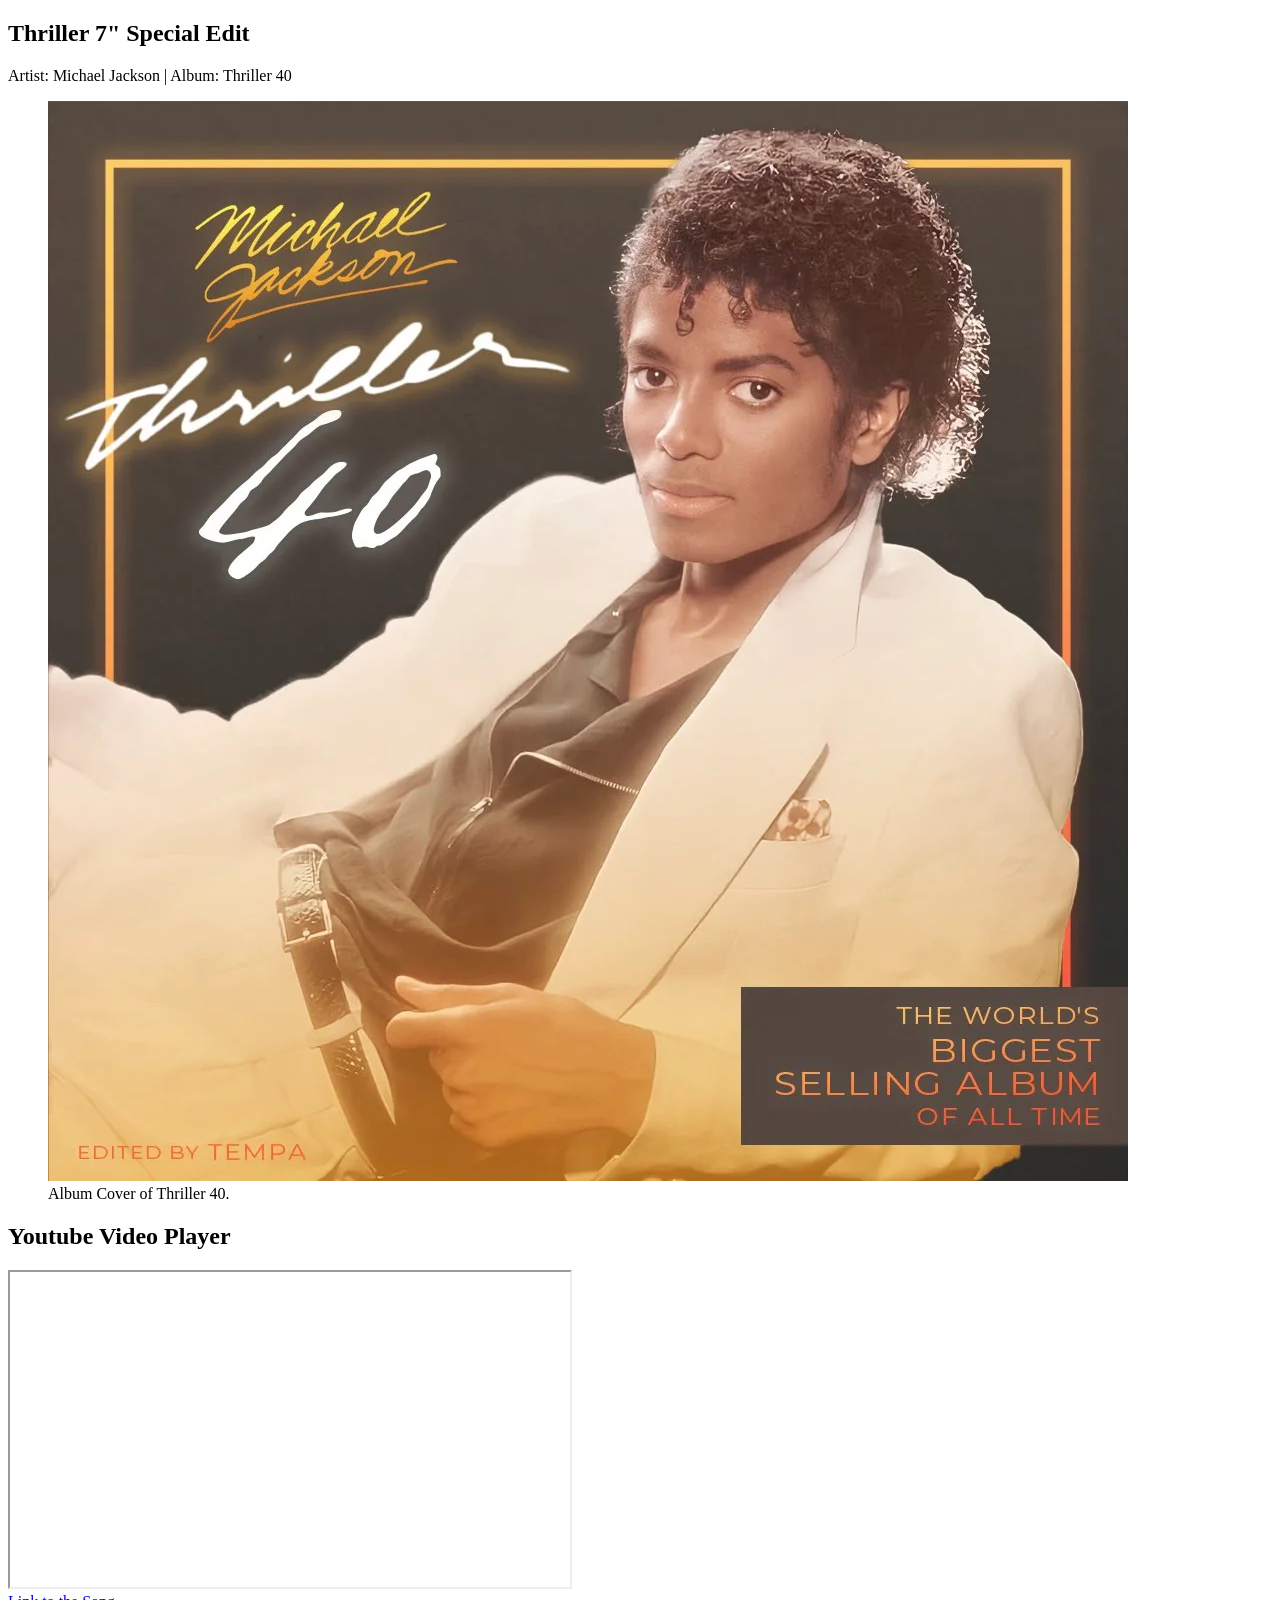
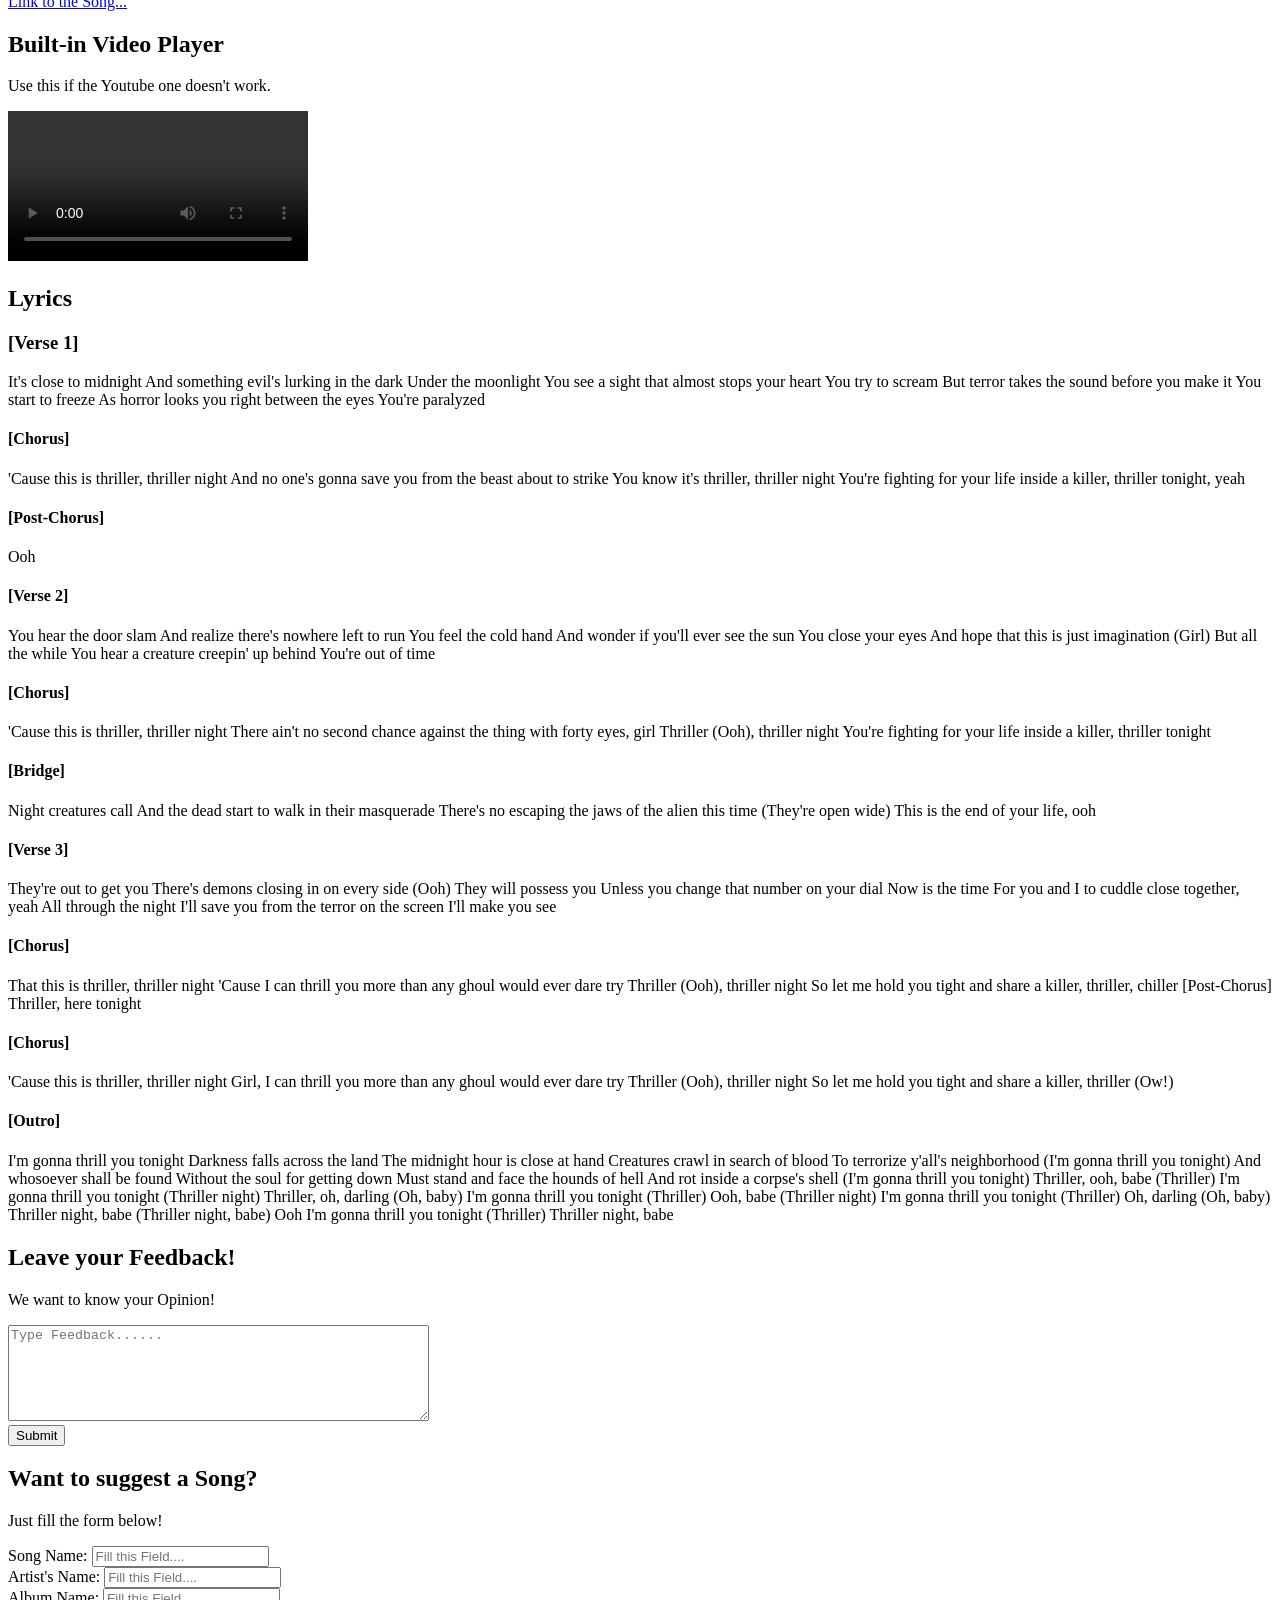
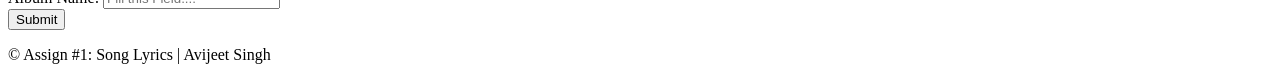
<file: Assign #1/index.html>
<!DOCTYPE html>

<!--lang="en" means language=english-->
<html lang="en">

    <head>
        <!--meta is basically like settings of the html page-->
        <meta charset="utf-8">
        <meta name="viewport" content="width=device-width, initial-scale=1">
        <!--title is the title u will see on the tab window or in a search engine query-->
        <title>Assign #1: Song Lyrics</title>
        <!--description is shown below the title in a search engine-->
        <meta name="description" content="This is assignment 1 for the course COMP 1002">
        <!--"nofollow, noindex" disables this html to be searched by a search engine.-->
        <meta name="robots" content="nofollow, noindex">
    </head>

    <!--Body contains Content of the Page.-->

    <body>

        <!--Top part of the page is called <header>. Has the Song Name, Artist Name, Album Name and Album Cover.-->
        <header>

            <section>
                <!--Song Name-->
                <h1>Thriller 7" Special Edit</h1>
                <!--Artist and Album Names (rip michael jackson)-->
                <p>Artist: Michael Jackson | Album: Thriller 40</p>
            
            <!--Album Cover-->
            
                <figure>

                    <!--alt is shown if the image is not displayed-->
                    <img src="albumCover.webp" alt="Thriller 40 Album Cover...">

                    <figcaption>Album Cover of Thriller 40.</figcaption>

                </figure>

            </section>
        </header>

        <!--Main content of the page. Contains Video player, Lyrics and a Feedback form-->
        <main>
            <!--Youtube video iframe-->
            
            <section>
                <h2>Youtube Video Player</h2>

                <iframe width="560" height="315" src="https://www.youtube.com/embed/0JFbiCg-8n4?si=zk0cOn9gbbMkVCXK" title="YouTube video player" allow="accelerometer; autoplay; clipboard-write; encrypted-media; gyroscope; picture-in-picture; web-share" referrerpolicy="strict-origin-when-cross-origin" allowfullscreen></iframe>
                <br>

            <!--Link to the song-->
            
                <a href="https://youtu.be/0JFbiCg-8n4">Link to the Song...</a>
            </section>

            <!--Built in Video Player for the Song-->
            
            <section>
                <h2>Built-in Video Player</h2>
                <p>Use this if the Youtube one doesn't work.</p>

                <video controls>
                    <source src="song.mp4" type="video/mp4">
                </video>

            </section>

            <!--Lyrics for the song-->
            <section>
                <h2>Lyrics</h2>
                <!--<h3>-<h4> gives the heading for the part of the song while <p> gives the actual lyrics.-->
                <h3>[Verse 1]</h3>
                <p>
                    It's close to midnight
                    And something evil's lurking in the dark
                    Under the moonlight
                    You see a sight that almost stops your heart
                    You try to scream
                    But terror takes the sound before you make it
                    You start to freeze
                    As horror looks you right between the eyes
                    You're paralyzed
                </p>

                
                <h4>[Chorus]</h4>
                <p>
                    'Cause this is thriller, thriller night
                    And no one's gonna save you from the beast about to strike
                    You know it's thriller, thriller night
                    You're fighting for your life inside a killer, thriller tonight, yeah
                </p>

                
                    
                <h4>[Post-Chorus]</h4>
                <p>
                    Ooh
                </p>

                
                <h4>[Verse 2]</h4>
                <p>
                    You hear the door slam
                    And realize therе's nowhere left to run
                    You feel thе cold hand
                    And wonder if you'll ever see the sun
                    You close your eyes
                    And hope that this is just imagination (Girl)
                    But all the while
                    You hear a creature creepin' up behind
                    You're out of time
                </p>

                
                <h4>[Chorus]</h4>
                <p>
                    'Cause this is thriller, thriller night
                    There ain't no second chance against the thing with forty eyes, girl
                    Thriller (Ooh), thriller night
                    You're fighting for your life inside a killer, thriller tonight
                </p>

                
                <h4>[Bridge]</h4>
                <p>
                    Night creatures call
                    And the dead start to walk in their masquerade
                    There's no escaping the jaws of the alien this time
                    (They're open wide) This is the end of your life, ooh
                </p>

                
                <h4>[Verse 3]</h4>
                <p>
                    They're out to get you
                    There's demons closing in on every side (Ooh)
                    They will possess you
                    Unless you change that number on your dial
                    Now is the time
                    For you and I to cuddle close together, yeah
                    All through the night
                    I'll save you from the terror on the screen
                    I'll make you see
                </p>
                
                   
                <h4>[Chorus]</h4>
                <p>
                    That this is thriller, thriller night
                    'Cause I can thrill you more than any ghoul would ever dare try
                    Thriller (Ooh), thriller night
                    So let me hold you tight and share a killer, thriller, chiller
                    [Post-Chorus]
                    Thriller, here tonight
                </p>

                
                <h4>[Chorus]</h4>
                <p>
                    'Cause this is thriller, thriller night
                    Girl, I can thrill you more than any ghoul would ever dare try
                    Thriller (Ooh), thriller night
                    So let me hold you tight and share a killer, thriller (Ow!)
                </p>

                
                <h4>[Outro]</h4>
                <p>
                    I'm gonna thrill you tonight
                    Darkness falls across the land
                    The midnight hour is close at hand
                    Creatures crawl in search of blood
                    To terrorize y'all's neighborhood (I'm gonna thrill you tonight)
                    And whosoever shall be found
                    Without the soul for getting down
                    Must stand and face the hounds of hell
                    And rot inside a corpse's shell (I'm gonna thrill you tonight)
                    Thriller, ooh, babe (Thriller)
                    I'm gonna thrill you tonight (Thriller night)
                    Thriller, oh, darling (Oh, baby)
                    I'm gonna thrill you tonight (Thriller)
                    Ooh, babe (Thriller night)
                    I'm gonna thrill you tonight (Thriller)
                    Oh, darling (Oh, baby)
                    Thriller night, babe (Thriller night, babe)
                    Ooh
                    I'm gonna thrill you tonight (Thriller)
                    Thriller night, babe
                </p>
            </section>

            <!--Feedback Section's Code-->
            <section>
                <h2>Leave your Feedback!</h2>
                <p>We want to know your Opinion!</p>

                <!--<form> takes input from the user.-->
                <form action="#" method="post">

                    <!--<textarea> is like <input type="text"> but is used for multi line texts like comments or feedback.-->
                    <textarea placeholder="Type Feedback......" rows="6" cols="50"></textarea>
                    <!--used <br> so that the button is in the next line-->
                    <br>
                    <button type="submit">Submit</button>

                </form>

            </section>

            <!--Song Suggestion-->
            <section>
                <h2>Want to suggest a Song?</h2>
                <p>Just fill the form below!</p>

                <form action="#" method="post">
                    
                    <!--<label> is similar to a heading but mainly for form items like <input type="text">-->
                    <label>Song Name:</label>
                    <!--<br> used for the same reason as before, that the input field goes to the next line-->  
                    <input type="text" placeholder="Fill this Field...."><br>

                    <label>Artist's Name:</label>
                    <input type="text" placeholder="Fill this Field...."><br>

                    <label>Album Name:</label>
                    <input type="text" placeholder="Fill this Field...."><br>

                    <button type="submit">Submit</button>

                </form>
            </section>

        </main>

        <!--footer contains the boring stuff like copyright-->
        <footer>
            <!--&copy prints the copyright symbol-->
            <p>&copy; Assign #1: Song Lyrics | Avijeet Singh</p>
        </footer>

    </body>

</html>
</file>
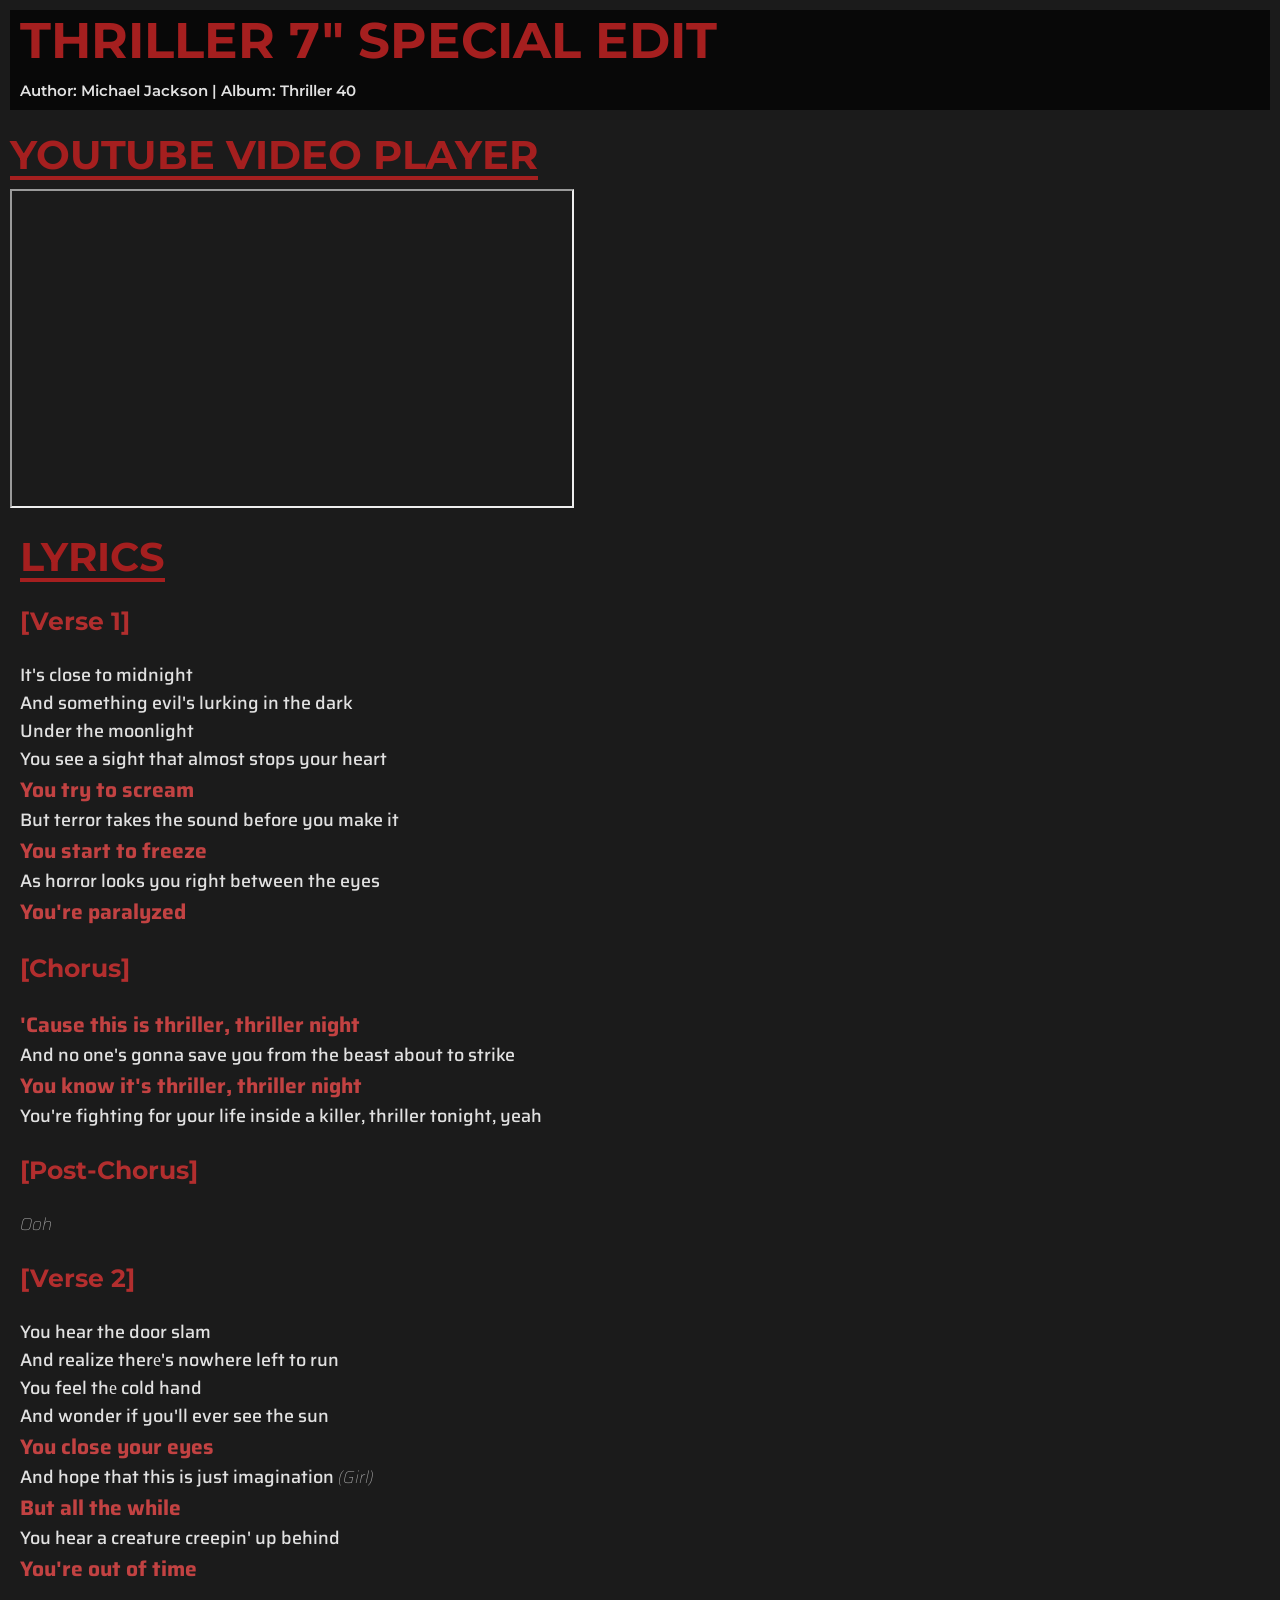
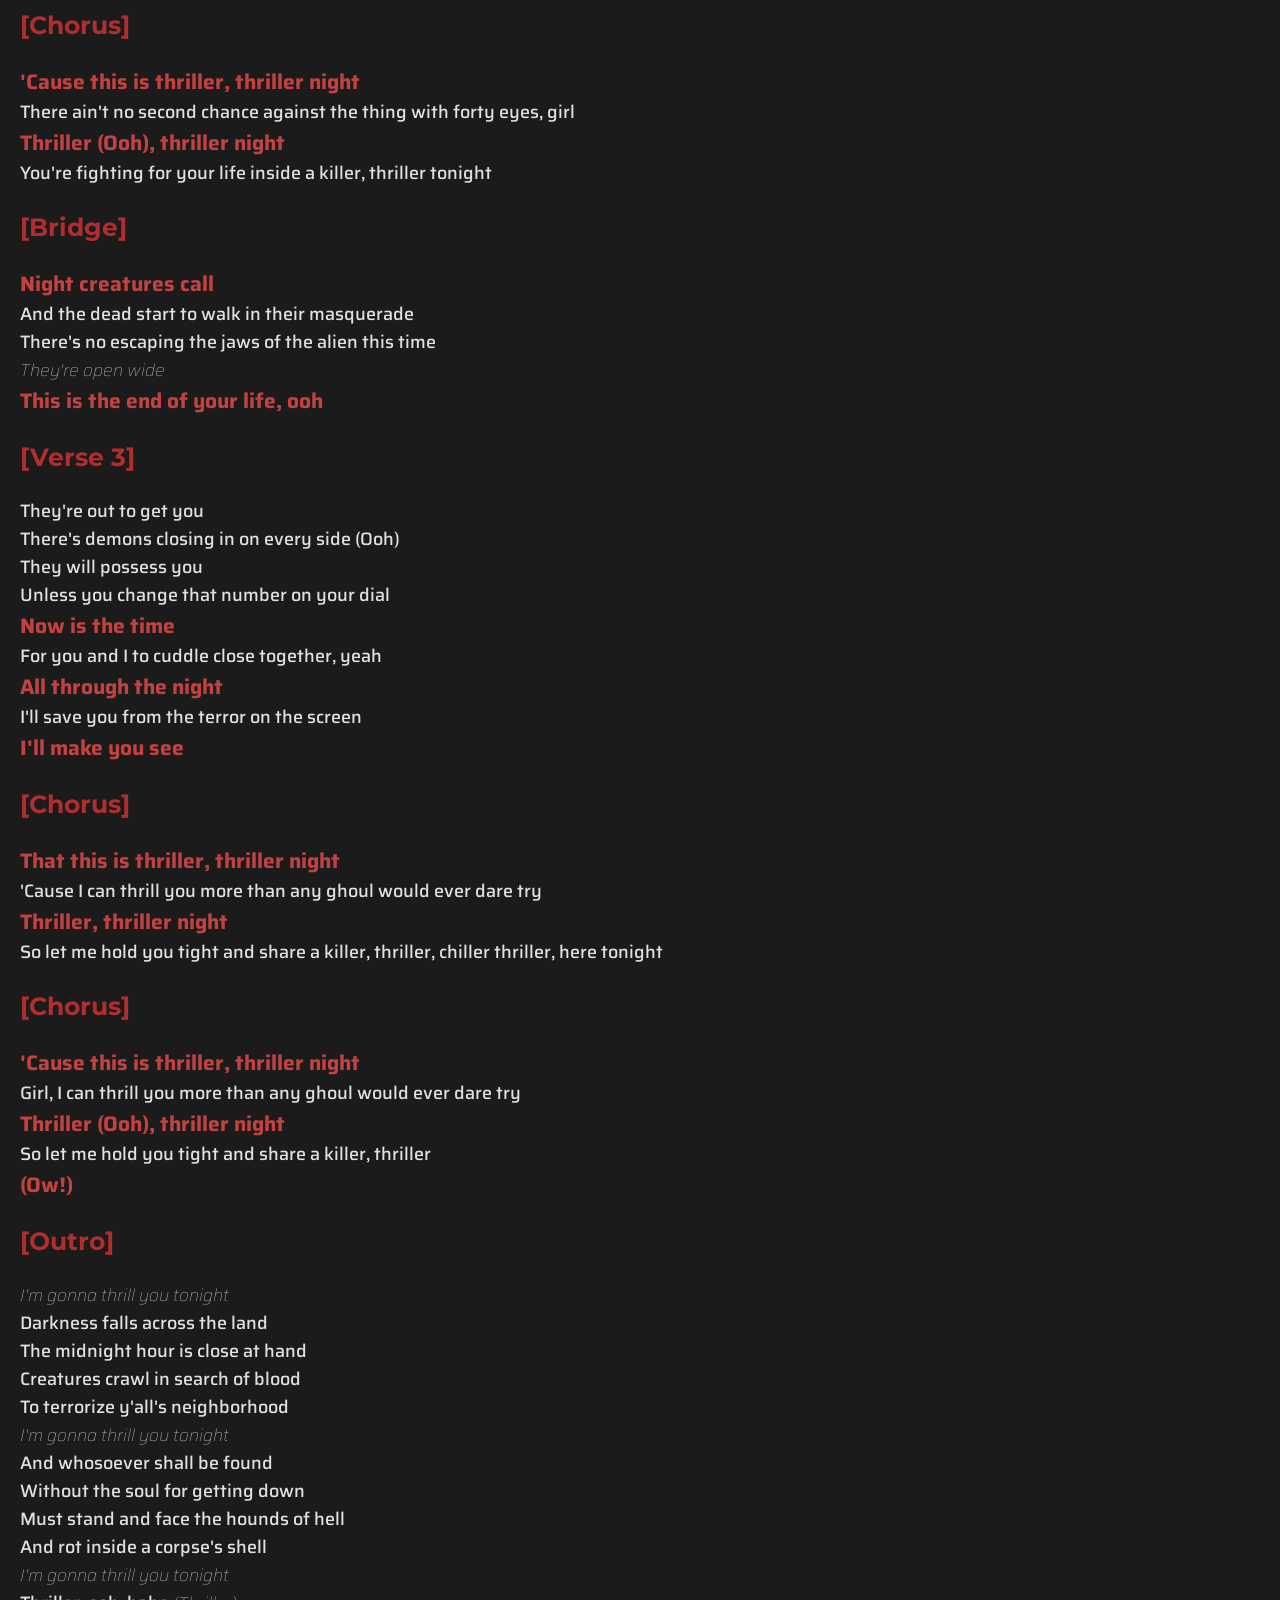
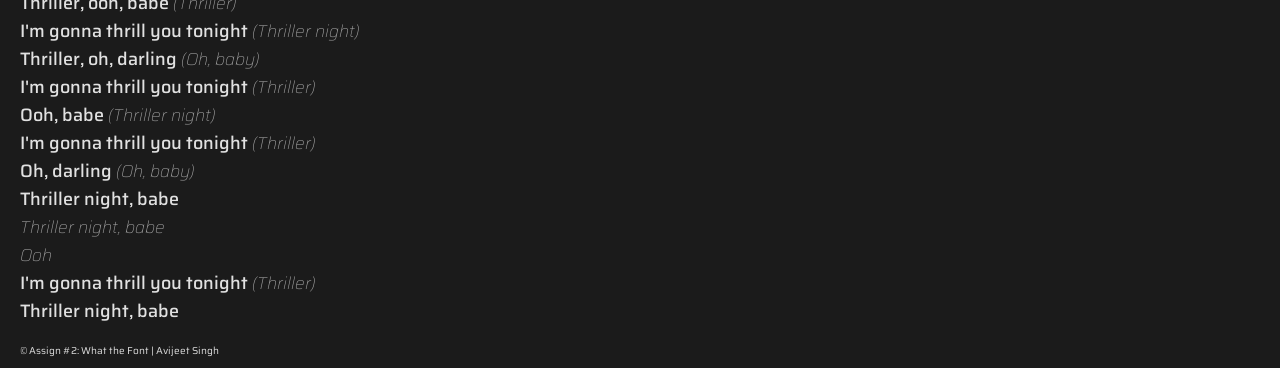
<file: Assign #2/index.html>
<!DOCTYPE html>

<html lang="en">
    <head>
        <!--robots here make the page undiscoverable by a search engine-->
        <meta charset="utf-8">
        <meta name="viewport" content="width=device-width, initial-scale=1">
        <meta name="description" content="WIP">
        <title>Assignment #2: What the Font?</title>
        <meta name="robots" content="nofollow, noindex">
        <link rel="stylesheet" href="css/style.css">
    </head>

    <body>
        <header>
            <section>
                <!--head title of the page.-->
                <div>
                    <h1>THRILLER 7" SPECIAL EDIT</h1>
                </div>
                <!--sub title below the head title.-->
                <div>
                    <p>Author: Michael Jackson | Album: Thriller 40</p>
                </div>

            </section>
        </header>

        <main>
            <section>
                <!--iframe from youtube-->
                <h2>YOUTUBE VIDEO PLAYER</h2>
                <div>
                    <iframe width="560" height="315" src="https://www.youtube.com/embed/0JFbiCg-8n4?si=zk0cOn9gbbMkVCXK" title="YouTube video player" allow="accelerometer; autoplay; clipboard-write; encrypted-media; gyroscope; picture-in-picture; web-share" referrerpolicy="strict-origin-when-cross-origin" allowfullscreen></iframe>
                </div>
            </section>

            <!--the actual lyrics-->
            <section>
                <div>
                    <h2>LYRICS</h2>
                </div>

                <div>
                    <!--span is used to use classes-->
                    <h3>[Verse 1]</h3>
                    <!--bold is... bold, red and slightly bigger, while muted is thiner, grey and smaller.-->
                    <p>
                        It's close to midnight<br>
                        And something evil's lurking in the dark<br>
                        Under the moonlight<br>
                        You see a sight that almost stops your heart<br>
                        <span class="bold">You try to scream</span><br>
                        But terror takes the sound before you make it<br>
                        <span class="bold">You start to freeze</span><br>
                        As horror looks you right between the eyes<br>
                        <span class="bold">You're paralyzed</span>
                    </p>
                </div>

                <div>
                    <h3>[Chorus]</h3>
                    <p>
                        <span class="bold">'Cause this is thriller, thriller night</span><br>
                        And no one's gonna save you from the beast about to strike<br>
                        <span class="bold">You know it's thriller, thriller night</span><br>
                        You're fighting for your life inside a killer, thriller tonight, yeah
                    </p>
                </div>

                <div>
                    <h3>[Post-Chorus]</h3>
                    <p><span class="muted">Ooh</span></p>
                </div>

                <div>
                    <h3>[Verse 2]</h3>
                    <p>
                        You hear the door slam<br>
                        And realize therе's nowhere left to run<br>
                        You feel thе cold hand<br>
                        And wonder if you'll ever see the sun<br>
                        <span class="bold">You close your eyes</span><br>
                        And hope that this is just imagination
                        <span class="muted"> (Girl)</span><br>
                        <span class="bold">But all the while</span><br>
                        You hear a creature creepin' up behind<br>
                        <span class="bold">You're out of time</span>
                    </p>
                </div>

                <div>
                    <h3>[Chorus]</h3>
                    <p>
                        <span class="bold">'Cause this is thriller, thriller night</span><br>
                        There ain't no second chance against the thing with forty eyes, girl<br>
                        <span class="bold">Thriller (Ooh), thriller night</span><br>
                        You're fighting for your life inside a killer, thriller tonight
                    </p>
                </div>

                <div>
                    <h3>[Bridge]</h3>
                    <p>
                        <span class="bold">Night creatures call</span><br>
                        And the dead start to walk in their masquerade<br>
                        There's no escaping the jaws of the alien this time<br>
                        <span class="muted">They're open wide</span><br>
                        <span class="bold">This is the end of your life, ooh</span>
                    </p>
                </div>

                <div>
                    <h3>[Verse 3]</h3>
                    <p>
                        They're out to get you<br>
                        There's demons closing in on every side (Ooh)<br>
                        They will possess you<br>
                        Unless you change that number on your dial<br>
                        <span class="bold">Now is the time</span><br>
                        For you and I to cuddle close together, yeah<br>
                        <span class="bold">All through the night</span><br>
                        I'll save you from the terror on the screen<br>
                        <span class="bold">I'll make you see</span>
                    </p>
                </div>

                <div>
                    <h3>[Chorus]</h3>
                    <p>
                        <span class="bold">That this is thriller, thriller night</span><br>
                        'Cause I can thrill you more than any ghoul would ever dare try<br>
                        <span class="bold">Thriller, thriller night</span><br>
                        So let me hold you tight and share a killer, thriller, chiller thriller, here tonight<br>
                    </p>
                </div>

                <div>
                    <h3>[Chorus]</h3>
                    <p>
                        <span class="bold">'Cause this is thriller, thriller night</span><br>
                        Girl, I can thrill you more than any ghoul would ever dare try<br>
                        <span class="bold">Thriller (Ooh), thriller night</span><br>
                        So let me hold you tight and share a killer, thriller<br>
                        <span class="bold">(Ow!)</span>
                    </p>
                </div>

                <div>
                    <h3>[Outro]</h3>
                    <p>
                        <span class="muted">I'm gonna thrill you tonight</span><br>
                        Darkness falls across the land<br>
                        The midnight hour is close at hand<br>
                        Creatures crawl in search of blood<br>
                        To terrorize y'all's neighborhood<br>
                        <span class="muted">I'm gonna thrill you tonight</span><br>
                        And whosoever shall be found<br>
                        Without the soul for getting down<br>
                        Must stand and face the hounds of hell<br>
                        And rot inside a corpse's shell<br>
                        <span class="muted">I'm gonna thrill you tonight</span><br>
                        Thriller, ooh, babe <span class="muted">(Thriller)</span><br>
                        I'm gonna thrill you tonight <span class="muted">(Thriller night)</span><br>
                        Thriller, oh, darling <span class="muted">(Oh, baby)</span><br>
                        I'm gonna thrill you tonight <span class="muted">(Thriller)</span><br>
                        Ooh, babe <span class="muted">(Thriller night)</span><br>
                        I'm gonna thrill you tonight <span class="muted">(Thriller)</span><br>
                        Oh, darling <span class="muted">(Oh, baby)</span><br>
                        Thriller night, babe<br>
                        <span class="muted">Thriller night, babe</span><br>
                        <span class="muted">Ooh</span><br>
                        I'm gonna thrill you tonight <span class="muted">(Thriller)</span><br>
                        Thriller night, babe
                    </p>
                </div>
            </section>
        </main>

        <!--footer aka the boring section-->
        <!--&copy adds the copyright symbol-->
        <footer>
            <p>&copy; Assign #2: What the Font | Avijeet Singh</p>
        </footer>
    </body>
</html>
</file>
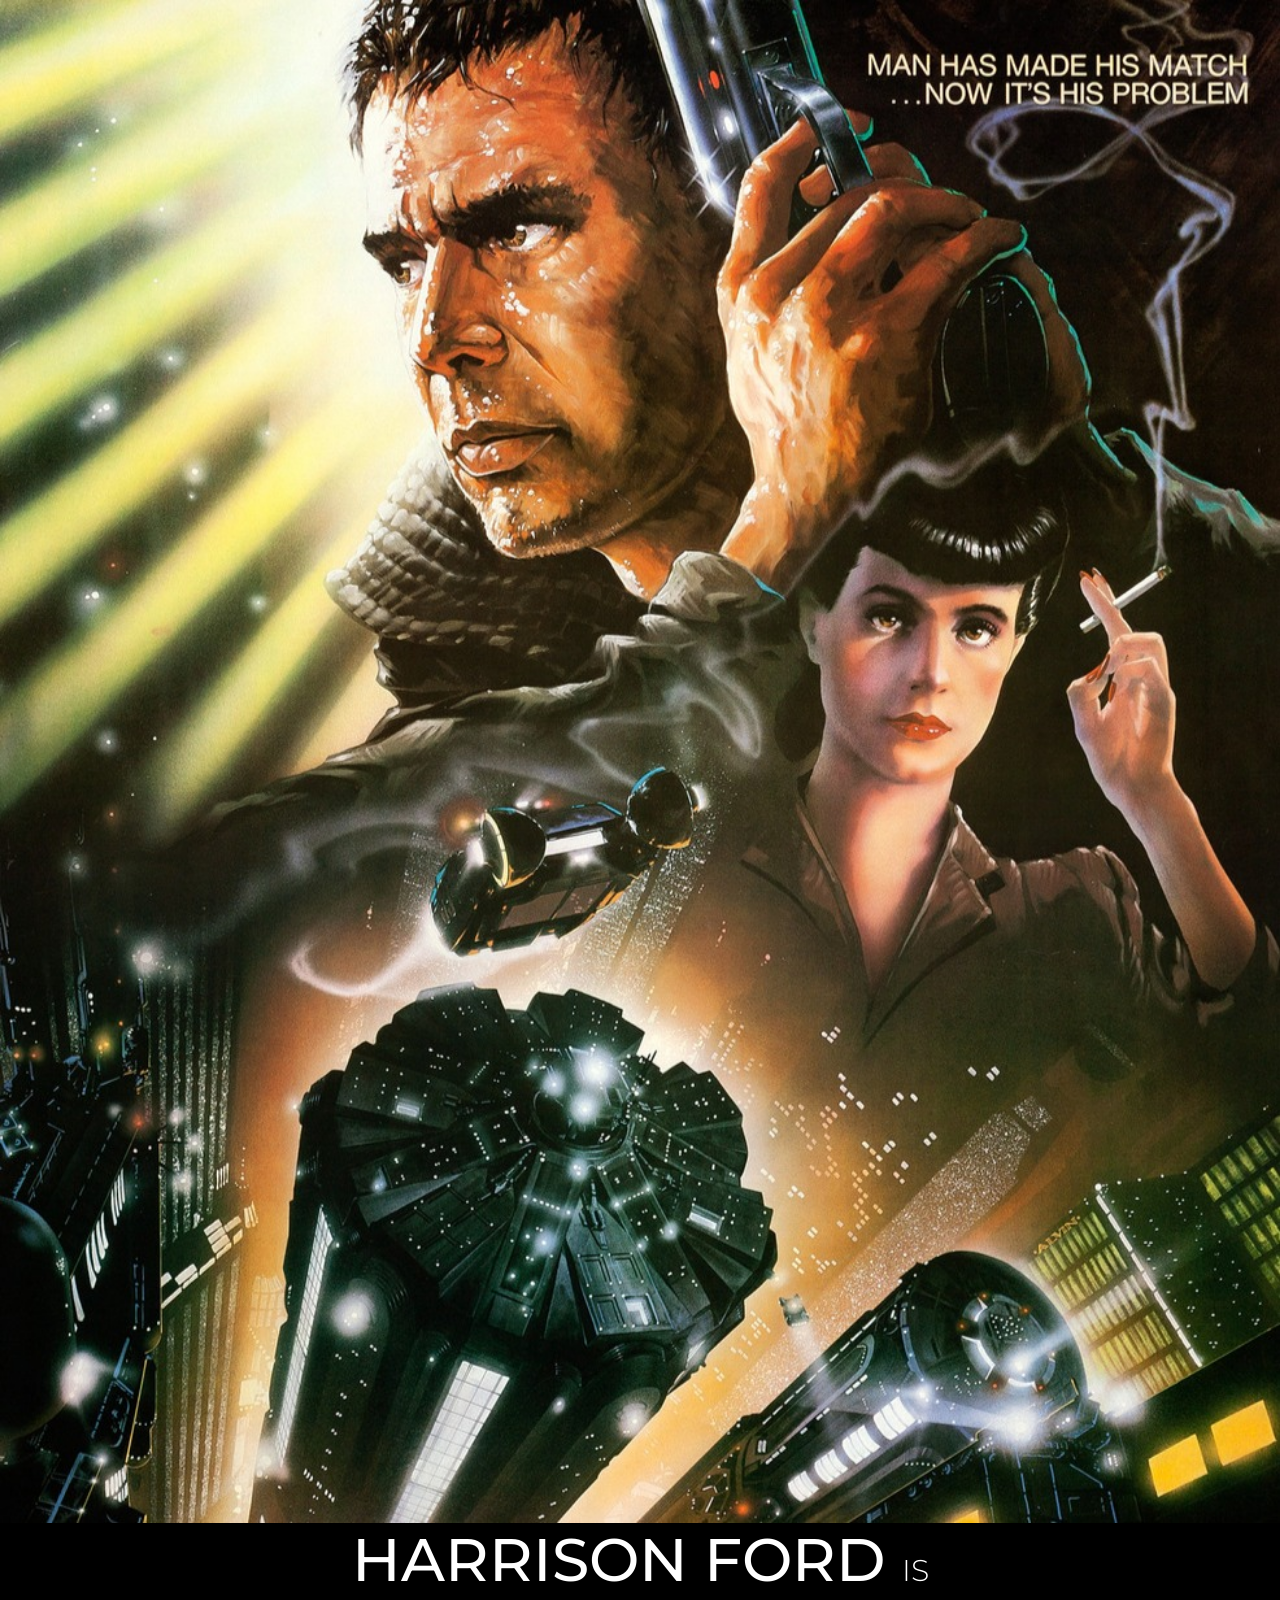
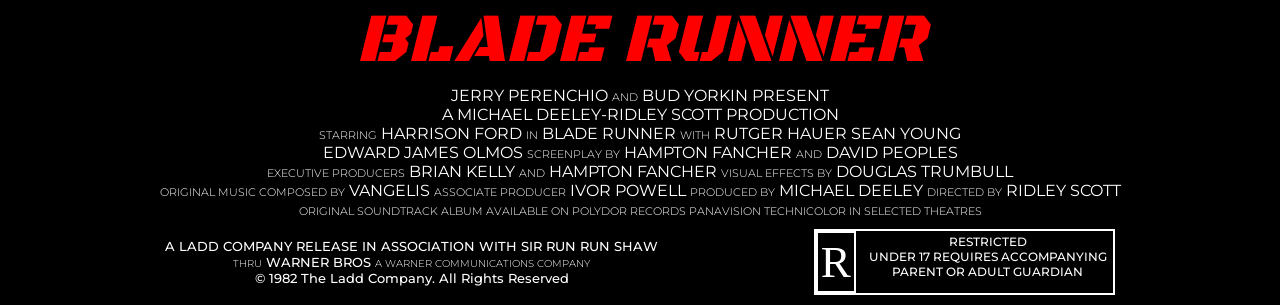
<file: Assign #3/index.html>
<!DOCTYPE html>

<html lang="en">
    <head>
        <!-- Contains page information and links to the external CSS file -->
        <meta charset="utf-8">
        <meta name="viewport" content="width=device-width, initial-scale=1">
        <meta name="description" content="WIP">
        <title>Assignment #3: Movie Poster</title>
        <meta name="robots" content="nofollow, noindex">
        <link rel="stylesheet" href="css/style.css">
    </head>

    <body>

        <!-- Header contains the original Blade Runner poster image -->
        <header>
            
            <figure>

                <img src="./images/Poster.jpg" alt="Poster of Blade Runner.">

            </figure>
            
        </header>

        <!-- Main section contains the movie title and production credits -->
        <main>

            <!-- First line of the movie title -->
            <div>
                <h1>
                    HARRISON FORD <span class="lightHead">IS</span>
                </h1>
            </div>

            <!-- Second line of the movie title -->
            <div>
                <h1>
                    BLADE RUNNER 
                </h1>
            </div>

            <!-- Production credits with line breaks and lighter text styling -->
            <div>
                <p>
                    JERRY PERENCHIO <span class="light">AND</span> BUD YORKIN PRESENT<br> A MICHAEL DEELEY-RIDLEY SCOTT PRODUCTION<br> <span class="light">STARRING</span> HARRISON FORD <span class="light">IN</span> BLADE RUNNER <span class="light">WITH</span> RUTGER HAUER SEAN YOUNG<br> EDWARD JAMES OLMOS <span class="light">SCREENPLAY BY</span> HAMPTON FANCHER <span class="light">AND</span> DAVID PEOPLES<br> <span class="light">EXECUTIVE PRODUCERS</span> BRIAN KELLY <span class="light">AND</span> HAMPTON FANCHER <span class="light">VISUAL EFFECTS BY</span> DOUGLAS TRUMBULL<br> <span class="light">ORIGINAL MUSIC COMPOSED BY</span> VANGELIS <span class="light">ASSOCIATE PRODUCER</span> IVOR POWELL <span class="light">PRODUCED BY</span> MICHAEL DEELEY <span class="light">DIRECTED BY</span> RIDLEY SCOTT<br> <span class="light">ORIGINAL SOUNDTRACK ALBUM AVAILABLE ON POLYDOR RECORDS PANAVISION TECHNICOLOR IN SELECTED THEATRES</span>
                </p>
            </div>

        </main>

        <!-- Footer contains the copyright information and movie rating -->
        <footer>

            <!-- Copyright and distribution information -->
            <div>
                <p>
                    A LADD COMPANY RELEASE IN ASSOCIATION WITH SIR RUN RUN SHAW<br> <span class="lightFoot">THRU</span> WARNER BROS <span class="lightFoot">A WARNER COMMUNICATIONS COMPANY</span><br> &copy; 1982 The Ladd Company. All Rights Reserved
                </p>
            </div>

            <!-- Movie rating and parental guidance information -->
            <div>
                <p>
                    R
                </p>
                <p>
                    RESTRICTED<br>
                    UNDER 17 REQUIRES ACCOMPANYING<br>
                    PARENT OR ADULT GUARDIAN
                </p>
            </div>
        </footer>

    </body>
</html>
</file>
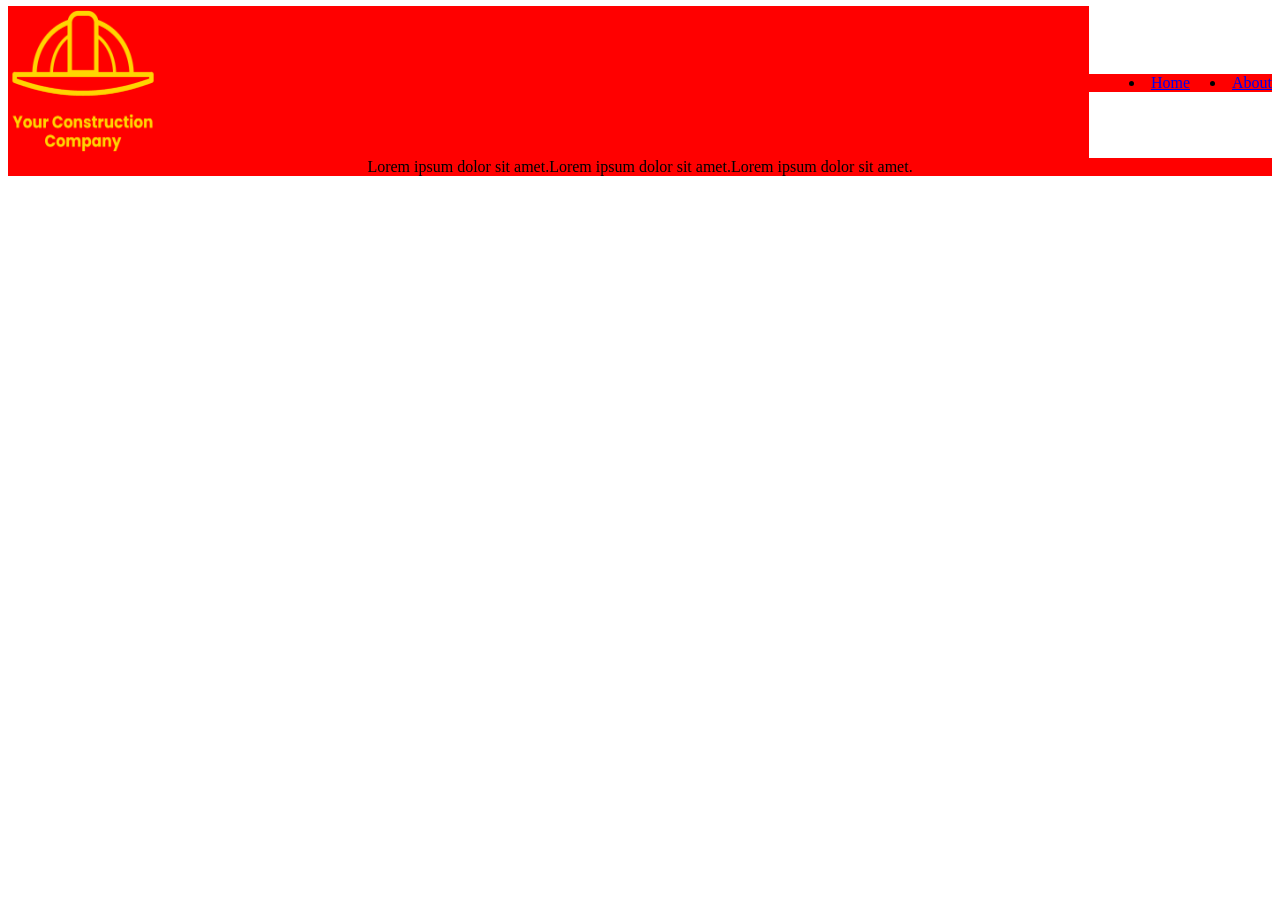
<file: Lab #3/index.html>
<!DOCTYPE html>

<html lang="en">
    <head>
        <meta charset="utf-8">
        <meta name="viewport" content="width=device-width, initial-scale=1">
        <meta name="description" content="WIP">
        <title>Lab #3</title>
        <meta name="robots" content="nofollow, noindex">
        <link rel="stylesheet" href="style.css">
    </head>

    <header>
        <div>
                <img src="logo.png" alt="log :/">
        </div>
        <nav>
            <menu>
                <li>
                    <a href="index.html">Home</a>
                </li>
                <li>
                    <a href="index.html">About</a>
                </li>
            </menu>
        </nav>
    </header>
    <section>
        <div>Lorem ipsum dolor sit amet.</div>
        <div>Lorem ipsum dolor sit amet.</div>
        <div>Lorem ipsum dolor sit amet.</div>
    </section>
</html>
</file>
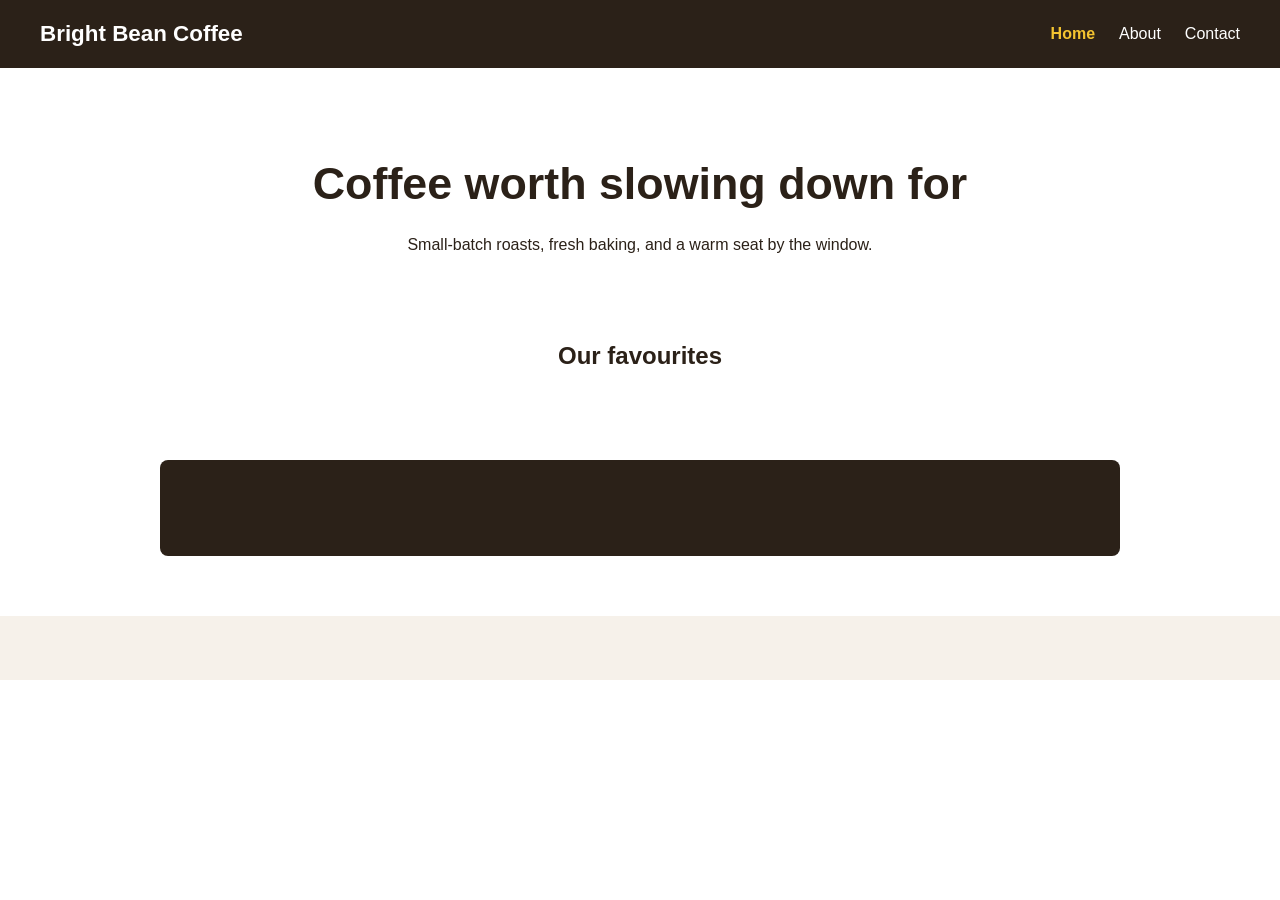
<file: Lab #4/index.html>
<!DOCTYPE html>
<html lang="en">
<head>
  <!-- all the meta data will be called in with a template. -->
  <link rel="stylesheet" href="./css/style.css">
  <!-- defer - wait until the whole page is rendered before running the  script -->
   <!-- Order MATTERS: the components must be called before the main.js -->
  <script src="./js/components.js" defer></script>
  <script src="./js/main.js" defer></script>

</head>

<!-- data-page tells our JavaScript which page this is -->
<body data-page="home">

  <!-- Empty placeholders. JavaScript fills them in. -->
  <header id="site-header"></header>

  <main>
    <section class="hero">
      <h1>Coffee worth slowing down for</h1>
      <p>Small-batch roasts, fresh baking, and a warm seat by the window.</p>
    </section>

    <h2 class="section-title">Our favourites</h2>
    <section id="cards" class="card-grid" aria-label="Our favourites"></section>

    <section id="cta" class="cta"></section>
  </main>

  <footer id="site-footer"></footer>

</body>
</html>
</file>
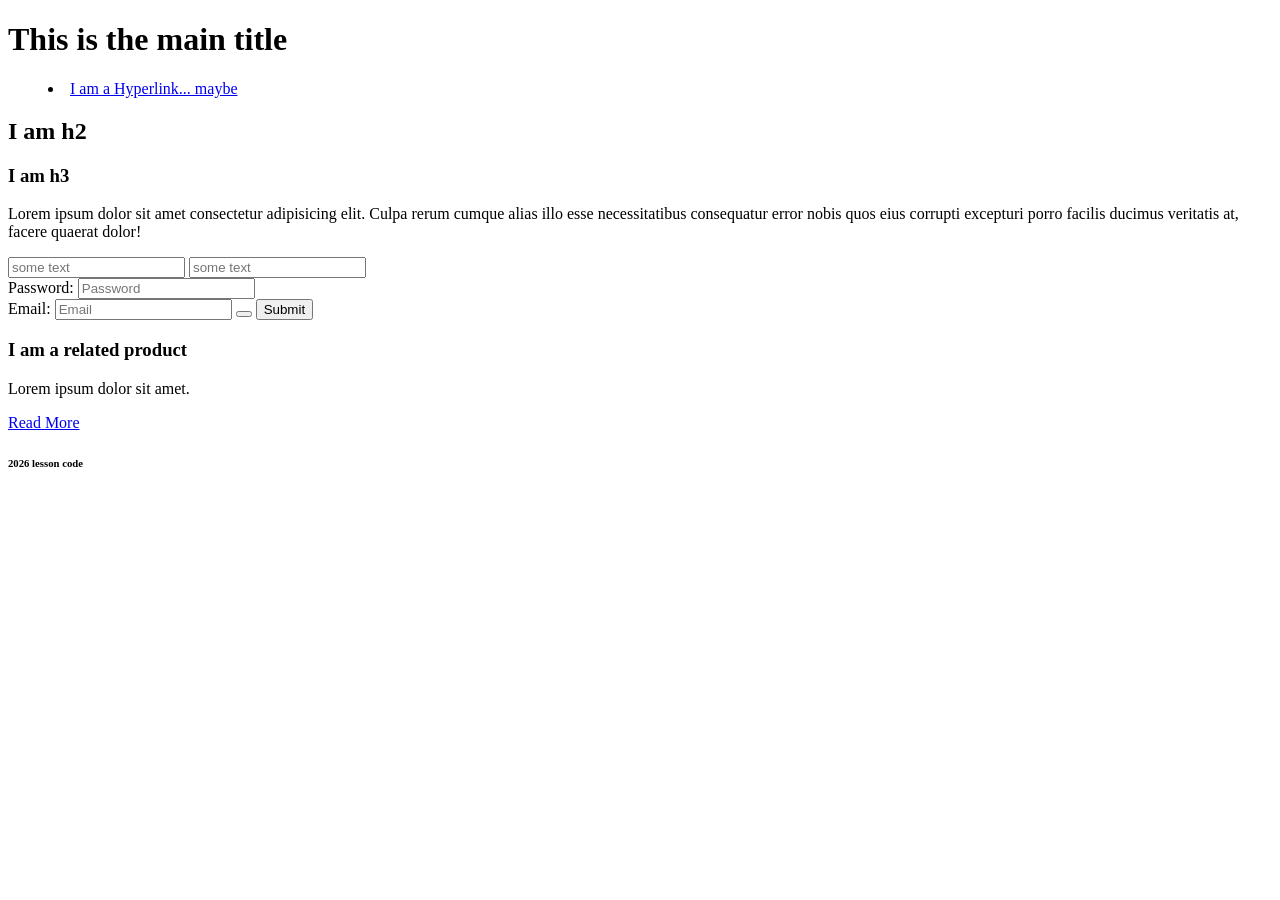
<file: Week-1/index.html>
<!DOCTYPE html>

<html lang="en">
    <head>
        <!--head is not visible to the user-->
        <meta charset="utf-8">
        <meta name="viewport" content="width=device-width, initial-scale=1">
        <title>Week 1: Learning HTML</title>
        <meta name="descripton" content="This week are looking at the basic HTML structure">
        <meta name="robots" content="nofollow, noindex">

    </head>
    <!--body is visible to the user-->
    <body>
        <header>
            <h1>This is the main title</h1>
            <nav>
                <menu>
                    <li>
                        <a href="index.html">I am a Hyperlink... maybe</a>
                    </li>
                </menu>
            </nav>
        </header>

        <main>
            <section>
                <h2>I am h2</h2>
                <div>
                    <h3>I am h3</h3>
                    <p>Lorem ipsum dolor sit amet consectetur adipisicing elit. Culpa rerum cumque
                       alias illo esse necessitatibus consequatur error nobis quos eius corrupti 
                       excepturi porro facilis ducimus veritatis at, facere quaerat dolor!</p>
                    <p class="class"></p>
                    <!--class can be used for many different elements-->
                    <p id="class"></p>
                    <!--id are related to only one element-->
                </div>
            </section>

            <section>
                <form method="post" action="somefile.php">
                    <!--notice the Layout of the 1st 2-->
                    <input type="text" placeholder="some text" required>
                    <input type="text" placeholder="some text" required>
                    <br><!--this is really the only time to use a br-->
                    <label>Password:</label>
                    <input type="password" placeholder="Password">
                    <br>
                    <label>Email:</label>
                    <input type="email" placeholder="Email">
                    <button type="submit"></button>
                    <input type="submit">
                </form>
            </section>

        </main>

        <aside>

            <article>
                <h3>I am a related product</h3>
                <p>Lorem ipsum dolor sit amet.</p>
                <a href="#">Read More</a>
            </article>

        </aside>

        <footer>

             <h6>2026 lesson code</h6>

        </footer>
    </body>

</html>
</file>
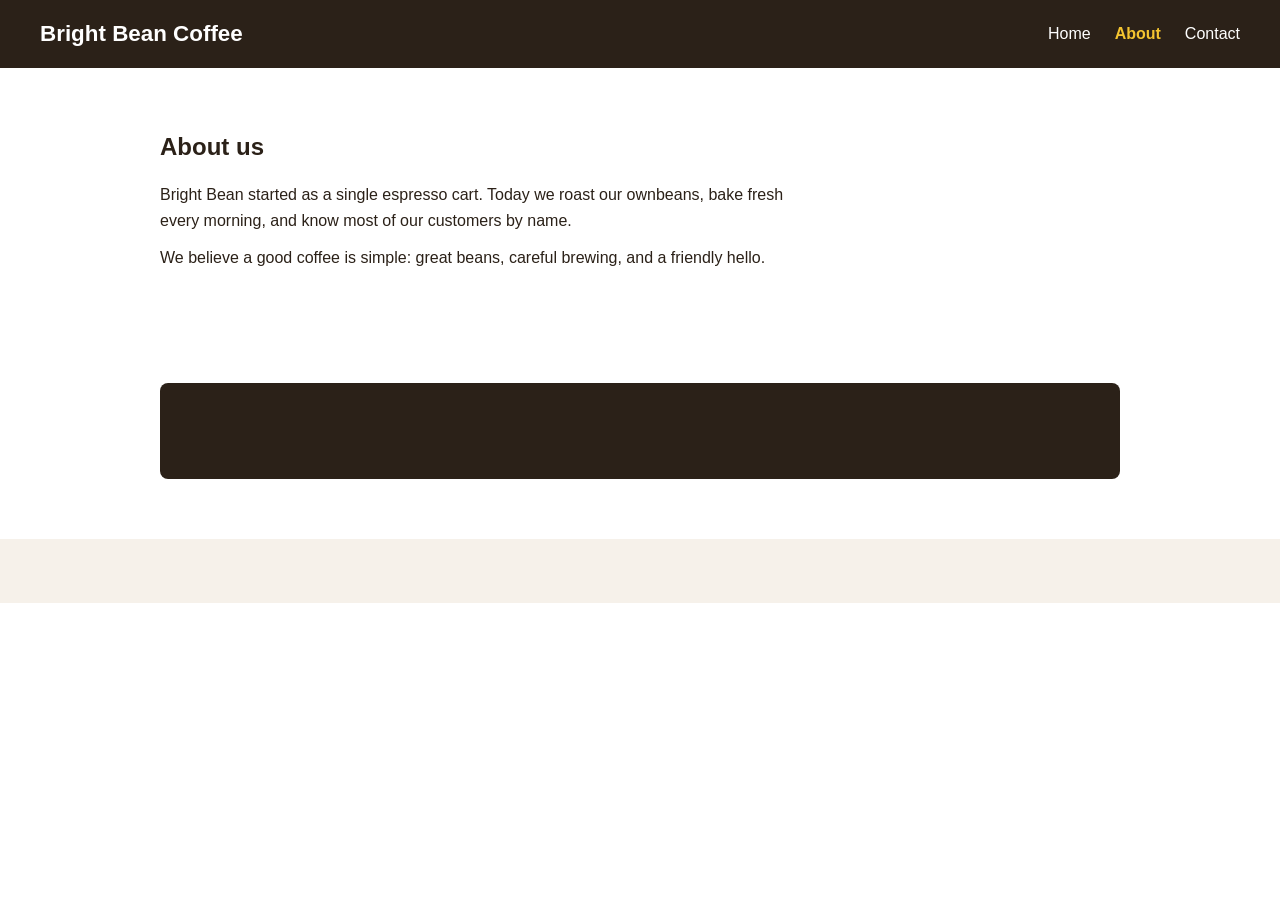
<file: Lab #4/about.html>
<!DOCTYPE html>
<html lang="en">
<head>
  <!-- all the meta data will be called in with a template. -->
  <link rel="stylesheet" href="./css/style.css">
  <!-- defer - wait until the whole page is rendered before running the  script -->
   <!-- Order MATTERS: the components must be called before the main.js -->
  <script src="./js/components.js" defer></script>
  <script src="./js/main.js" defer></script>

</head>

<body data-page="about">

  <header id="site-header"></header>

  <main>
    <section class="page-intro">
      <h1>About us</h1>
      <p>Bright Bean started as a single espresso cart. Today we roast our ownbeans, bake fresh every morning, and know most of our customers by name.</p>
      <p>We believe a good coffee is simple: great beans, careful brewing, and a friendly hello.</p>
    </section>

    <section id="cta" class="cta"></section>
  </main>

  <footer id="site-footer"></footer>

</body>
</html>
</file>
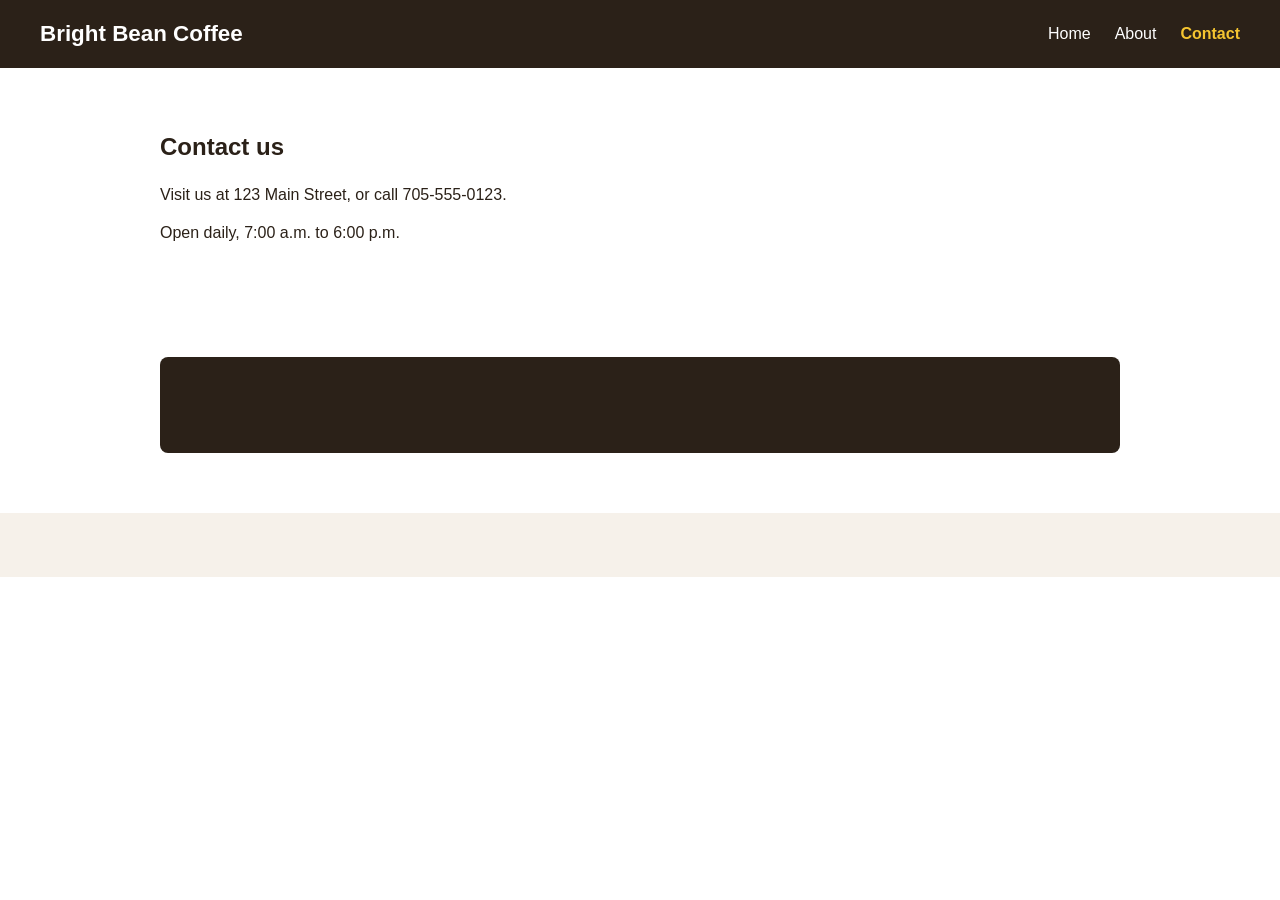
<file: Lab #4/contact.html>
<!DOCTYPE html>
<html lang="en">
<head>
  <!-- all the meta data will be called in with a template. -->
  <link rel="stylesheet" href="./css/style.css">
  <!-- defer - wait until the whole page is rendered before running the  script -->
   <!-- Order MATTERS: the components must be called before the main.js -->
  <script src="./js/components.js" defer></script>
  <script src="./js/main.js" defer></script>

</head>

<body data-page="contact">

  <header id="site-header"></header>

  <main>
    <section class="page-intro">
      <h1>Contact us</h1>
      <p>Visit us at 123 Main Street, or call 705-555-0123.</p>
      <p>Open daily, 7:00 a.m. to 6:00 p.m.</p>
    </section>

    <section id="cta" class="cta"></section>
  </main>

  <footer id="site-footer"></footer>

</body>
</html>
</file>
<file: Assign #2/css/style.css>
/*adds 2 fonts, Saira and Montserrat. The former being for text and the later for titles and headings*/

@import url('https://fonts.googleapis.com/css2?family=Montserrat:wght@400;700&family=Saira:wght@400;500;600;700&family=Special+Elite&display=swap');

/*makes the background not a pain to read.*/
body {
    background-color: rgb(27, 27, 27);
    color: rgb(225, 225, 225);
    font-family: 'Montserrat';
    margin: 10px;
    min-height: 100vh;
}

/*makes the head title background a lil darker so it pops*/
header {
    background-color: rgb(8, 8, 8);
    height: 100px;
}
/*color of the head title*/
header h1 {
    color: rgb(165, 31, 31);
    font-size: 50px;
    margin: 10px;
}
/*settings for the sub title*/
header p {
    font-size: 15px;
    font-weight: 600;
    margin: 10px;

}
/*for the iframe*/
main>section {
    margin-top: 15px;
}
/*the actual lyrics part*/
main>section+section {
    margin: 10px;
}
/*changes the color and settings of the Lyrics and Iframe title.*/
main h2 {
    color: rgb(165, 31, 31);
    font-size: 40px;
    margin-bottom: 10px;
    margin-top: 20px;
    text-decoration: underline;
    text-underline-offset: 7px;
}
/*changes color and settings of the sub heading for the music*/
main h3 {
    color: rgb(178, 46, 46);
    font-size: 25px;
}
/*baseline settings for the music text*/
main p {
    font-family: 'Saira';
    font-size: 18px;
    font-weight: 500;
}
/*for the music text that is being spoken loudly*/
.bold{
    font-family: 'Saira';
    color:rgb(194, 66, 66);
    font-size: 21px;
    font-weight: bolder;
}
/*for the music text that is spoken quietly or in background.*/
.muted{
    font-family: 'Saira';
    letter-spacing: 10%;
    color:rgb(167, 167, 167);
    font-size: 17px;
    font-weight: 100;
    font-style: italic;
}
/*mainly makes the boring footer smaller*/
footer{
    font-family: "Saira";
    font-size: 10px;
    margin: 10px;
}
</file>
<file: Assign #3/css/style.css>
@import url('https://fonts.googleapis.com/css2?family=Montserrat:ital,wght@0,100..900;1,100..900&family=Saira:ital,wght@0,100..900;1,100..900&display=swap');
@import url('https://fonts.googleapis.com/css2?family=Black+Ops+One&family=Montserrat:ital,wght@0,100..900;1,100..900&family=Saira:ital,wght@0,100..900;1,100..900&display=swap');

* {
    margin: 0;
    padding: 0;
    box-sizing: border-box;
}

body{
  background-color: black;
  margin: 0;
  padding: 0;
}
/*poster image css*/
header img {
    display: block;
    width: 100%;
    height: auto;
}
/*css for the production credits.*/
main{
    display: flex;
    flex-direction: column;
    gap: 1px;
    justify-content: center;
    align-items: center;
}
main > div > h1{
    font-family: 'Montserrat';
    font-weight: 500;
    color: white;
    text-align: center;
    font-size: 60px;
}
main > div + div > h1{
    font-family: 'Black Ops One';
    color: red;
    font-size: 70px;
    font-style: italic;
}
/*sets every p to Montserrat unless said otherwise*/
p{
    font-family: 'Montserrat';
    font-weight: 400;
    color: white;
    text-align: center;
}
/*class css for the smaller words in the production credits*/
.light{
    font-size: 11px;
    font-family: 'Montserrat';
    font-weight: 300;
    color: white;
    text-align: center;
}
/*specifically for "is" in the heading of the poster*/
.lightHead{
    font-size: 30px;
    font-family: 'Montserrat';
    font-weight: 300;
    color: white;
    text-align: center;
}
/*same as .light but font size is relative*/
.lightFoot{
    font-size: 80%;
    font-family: 'Montserrat';
    font-weight: 300;
    color: white;
    text-align: center;
}
/*css for the copyright, age rating*/
footer{
    margin: 10px;
    display: flex;
    justify-content: space-evenly;
    align-items: center;
}
/*copyright*/
footer > div > p{
    font-size: 13px;
    font-weight: 500;
}
footer > div + div{
    display: flex;
    justify-content: center;
    gap: 10px;
    padding-right: 3px;
    border: 2px solid white;

}
/*age rating*/
footer > div + div > p{
    font-family: 'Times New Roman';
    font-size: 45px;
    padding: 3px;
    border: 2px solid white;
}
/*text for the age rating*/
footer > div + div > p + p{
    font-family: 'Montserrat';
    font-size: 12px;
    border: none;
}
</file>
<file: Lab #3/style.css>
header{
    display: flex;
    height: 150px;
    align-items: center;
}
header div{
    flex-grow: 1;
    background-color: red;
}
header img{
    height: 150px;
    width: 150px;
}
header nav menu{
    display: flex;
    background-color: red;
    gap: 20px;
}
section{
    display: flex;
    align-items: center;
    justify-content: center;
    background-color: red;
}
</file>
<file: Lab #4/css/style.css>
/* =====================================================
   style.css
   Basic styles for the Bright Bean Coffee site.
   (No hover effects or transitions yet. Those come in Part 3.)
   ===================================================== */

/* ----- Reset and base ----- */
* {
  box-sizing: border-box;
  margin: 0;
  padding: 0;
}

body {
  font-family: Arial, Helvetica, sans-serif;
  line-height: 1.6;
  color: #2b2118;
  background-color: #ffffff;
}

main {
  max-width: 1000px;
  margin: 0 auto;
  padding: 0 20px;
}

/* ----- Header (filled by createHeader) ----- */
#site-header {
  display: flex;
  justify-content: space-between;
  align-items: center;
  padding: 16px 40px;
  background-color: #2b2118;
}

.logo {
  color: #f4c430;
  font-size: 1.4rem;
  font-weight: bold;
  text-decoration: none;
}

/* <menu> comes with list bullets and padding, so we remove them */
#site-header menu {
  display: flex;
  gap: 24px;
  list-style: none;
}

#site-header a {
  color: #ffffff;
  text-decoration: none;
}

/* The link for the page we are on.
   This matches the aria-current="page" our JavaScript added. */
#site-header a[aria-current="page"] {
  color: #f4c430;
  font-weight: bold;
}

/* ----- Hero and page intro ----- */
.hero {
  padding: 80px 0;
  text-align: center;
}

.hero h1 {
  font-size: 2.8rem;
  margin-bottom: 12px;
}

.page-intro {
  padding: 60px 0 40px;
}

.page-intro h1 {
  margin-bottom: 16px;
}

.page-intro p {
  margin-bottom: 12px;
  max-width: 640px;
}

/* ----- Cards (filled by createCard) ----- */
.section-title {
  text-align: center;
  margin-bottom: 24px;
}

.card-grid {
  display: flex;
  gap: 20px;
}

.card {
  flex: 1;
  padding: 24px;
  background-color: #f6f1ea;
  border-radius: 8px;
}

.card h3 {
  margin-bottom: 8px;
}

/* ----- Call to action (filled by createCallToAction) ----- */
.cta {
  margin: 60px 0;
  padding: 48px 24px;
  text-align: center;
  background-color: #2b2118;
  color: #ffffff;
  border-radius: 8px;
}

.cta h2 {
  margin-bottom: 8px;
}

.cta p {
  margin-bottom: 24px;
}

.button {
  display: inline-block;
  padding: 12px 28px;
  background-color: #f4c430;
  color: #2b2118;
  font-weight: bold;
  text-decoration: none;
  border-radius: 6px;
}

/* ----- Footer (filled by createFooter) ----- */
#site-footer {
  padding: 32px 20px;
  text-align: center;
  background-color: #f6f1ea;
  font-size: 0.9rem;
}
</file>
